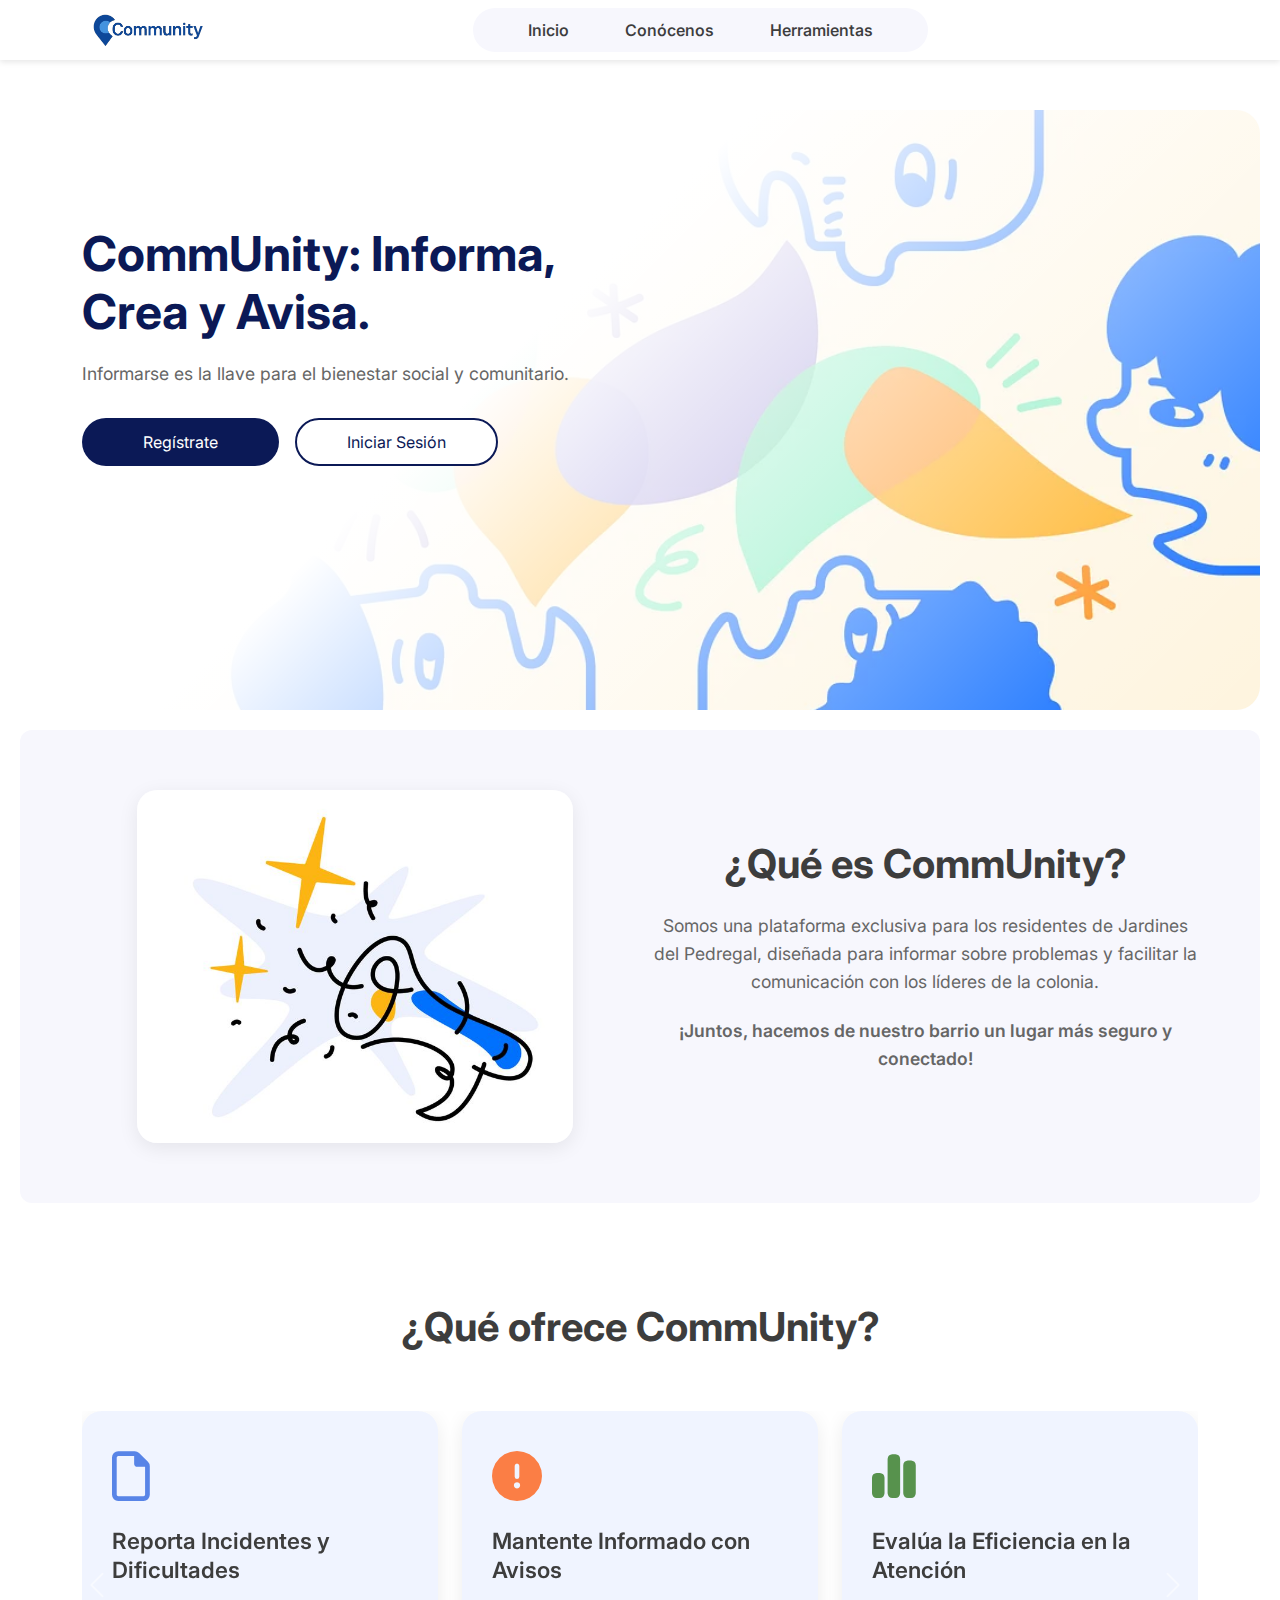
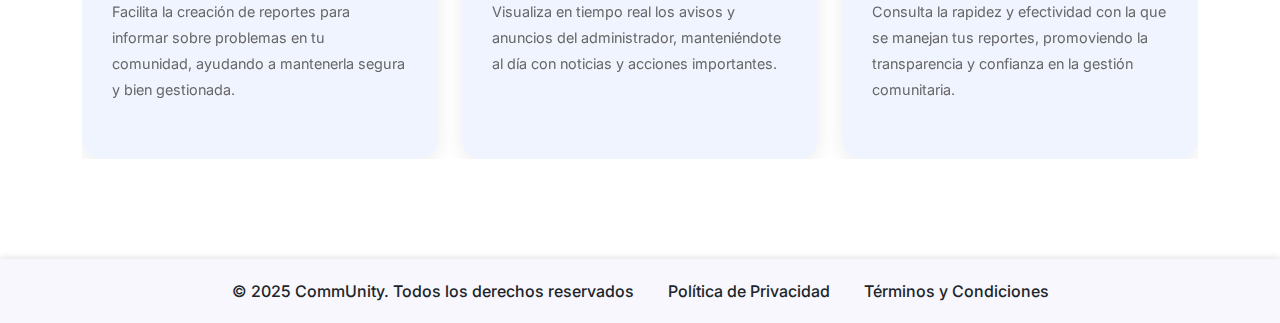
<file: index.html>
<!DOCTYPE html>
<html lang="es">
<head>
    <meta charset="UTF-8">
    <meta name="viewport" content="width=device-width, initial-scale=1.0">
    <title>CommUnity - Informa, Crea y Avisa</title>
    <link href="https://cdn.jsdelivr.net/npm/bootstrap@5.3.0/dist/css/bootstrap.min.css" rel="stylesheet">
    <link rel="stylesheet" href="https://cdnjs.cloudflare.com/ajax/libs/font-awesome/6.7.2/css/all.min.css">
    <link href="https://fonts.googleapis.com/css2?family=Inter:wght@400;500;600;700&display=swap" rel="stylesheet">
    <link rel="stylesheet" href="./src/landing/Style.css">
</head>
<body>
  <div id="preloader" class="preloader">
    <div class="loader"></div>
    <p>Cargando CommUnity...</p>
  </div>
   <script src="/src/Shared/Script/preloader.js"></script>
    <!-- Header -->
    <nav class="navbar navbar-expand-lg navbar-custom">
        <div class="container">
            <a class="navbar-brand me-auto" href="#home"></a>
                <img src="./img/logo_CommUnity.png" alt="CommUnity Logo" class="logo-img">
            </a>
            
            <button class="navbar-toggler" type="button" data-bs-toggle="collapse" data-bs-target="#navbarNav">
                <span class="navbar-toggler-icon"></span>
            </button>
            
            <div class="collapse navbar-collapse justify-content-center" id="navbarNav">
                <ul class="navbar-nav navbar-nav-custom">
                    <li class="nav-item">
                        <a class="nav-link" href="#home">Inicio</a>
                    </li>
                    <li class="nav-item">
                        <a class="nav-link" href="#conocenos">Conócenos</a>
                    </li>
                    <li class="nav-item">
                        <a class="nav-link" href="#herramientas">Herramientas</a>
                    </li>
                </ul>
            </div>
        </div>
    </nav>

    <!-- Hero Section -->
    <section id="home" class="hero-section">
        <div class="container">
            <div class="row align-items-center hero-content">
                <div class="col-lg-6">
                    <h1 class="hero-title">CommUnity: Informa, Crea y Avisa.</h1>
                    <p class="hero-subtitle">Informarse es la llave para el bienestar social y comunitario.</p>
                    <div class="d-flex gap-3 justify-content-center justify-content-lg-start flex-wrap">
                        <button class="btn btn-hero" onclick="window.location.href='src/auth/Register/Registrar.html'">Regístrate</button>
                        <button class="btn btn-inicio" onclick="window.location.href='src/auth/login/Login.html'">Iniciar Sesión</button>
                    </div>
                </div>
            </div>
        </div>
    </section>

    <!-- Features Section -->
    <section id="conocenos" class="features-section">
        <div class="container">
            <div class="row align-items-center">
                <div class="col-lg-6 order-lg-2">
                    <h2 class="features-title">¿Qué es CommUnity?</h2>
                    <p class="features-text">Somos una plataforma exclusiva para los residentes de Jardines del Pedregal, diseñada para informar sobre problemas y facilitar la comunicación con los líderes de la colonia.</p>
                    <p class="features-text fw-semibold">¡Juntos, hacemos de nuestro barrio un lugar más seguro y conectado!</p>
                </div>
                <div class="col-lg-6 order-lg-1 text-center mb-4 mb-lg-0">
                    <img src="./img/img_2.jpg" alt="Ilustración de CommUnity" class="features-img">
                </div>
            </div>
        </div>
    </section>

    <section id="herramientas" class="tools-section">
  <div class="container">
    <h2 class="tools-title text-center">¿Qué ofrece CommUnity?</h2>
    
    <!-- Carrusel de Bootstrap modificado -->
    <div id="communityCarousel" class="carousel slide" data-bs-ride="carousel">
      <div class="carousel-inner">
        
        <!-- Grupo 1: Herramientas para Usuarios (activo por defecto) -->
       <div class="fondo">
            <div class="carousel-item active">
            <div class="row g-4 justify-content-center">
                <!-- Card 1 -->
                <div class="col-lg-4 col-md-6">
                <div class="card tool-card">
                    <div class="card-primary">
                    <i class="fa-regular fa-file tool-icon d-block"></i>
                    <h3>Reporta Incidentes y Dificultades</h3>
                    <p>Facilita la creación de reportes para informar sobre problemas en tu comunidad, ayudando a mantenerla segura y bien gestionada.</p>
                    </div>
                </div>
                </div>
                <!-- Card 2 -->
                <div class="col-lg-4 col-md-6">
                <div class="card tool-card">
                    <div class="card-secundary">
                    <i class="fa-solid fa-circle-exclamation tool-icon d-block"></i>
                    <h3>Mantente Informado con Avisos</h3>
                    <p>Visualiza en tiempo real los avisos y anuncios del administrador, manteniéndote al día con noticias y acciones importantes.</p>
                    </div>
                </div>
     </div>
            <!-- Card 3 -->
            <div class="col-lg-4 col-md-6">
              <div class="card tool-card">
                <div class="card-tertiary">
                  <i class="fa-solid fa-chart-simple tool-icon d-block"></i>
                  <h3>Evalúa la Eficiencia en la Atención</h3>
                  <p>Consulta la rapidez y efectividad con la que se manejan tus reportes, promoviendo la transparencia y confianza en la gestión comunitaria.</p>
                </div>
              </div>
            </div>
          </div>
        </div>
        </div>
        
        <!-- Grupo 2: Herramientas para Administradores -->
        <div class="carousel-item">
          <div class="row g-4 justify-content-center">
            <!-- Card 4 -->
            <div class="col-lg-4 col-md-6">
              <div class="card tool-card">
                <div class="card-primary">
                  <i class="fa-solid fa-list-check tool-icon d-block"></i>
                  <h3>Gestiona Reportes de la Comunidad</h3>
                  <p>Recibe, revisa y da seguimiento a los reportes de incidentes y dificultades, asegurando respuestas rápidas y efectivas.</p>
                </div>
              </div>
            </div>
            <!-- Card 5 -->
            <div class="col-lg-4 col-md-6">
              <div class="card tool-card">
                <div class="card-secundary">
                  <i class="fa-solid fa-bullhorn tool-icon d-block"></i>
                  <h3>Crea y Gestiona Avisospara la comunidad</h3>
                  <p>Publica avisos importantes para mantener a la comunidad informada y promover la participación activa en la colonia.</p>
                </div>
              </div>
            </div>
            <!-- Card 6 -->
            <div class="col-lg-4 col-md-6">
              <div class="card tool-card">
                <div class="card-tertiary">
                  <i class="fa-solid fa-chart-pie tool-icon d-block"></i>
                  <h3>Accede a Estadísticas y Reportes</h3>
                  <p>Visualiza estadísticas de gestión, analiza el rendimiento y descarga informes para rendición de cuentas y transparencia.</p>
                </div>
              </div>
            </div>
          </div>
        </div>
      </div>
      
      <!-- Controles del carrusel -->
      <button class="carousel-control-prev" type="button" data-bs-target="#communityCarousel" data-bs-slide="prev">
        <span class="carousel-control-prev-icon" aria-hidden="true"></span>
        <span class="visually-hidden">Anterior</span>
      </button>
      <button class="carousel-control-next" type="button" data-bs-target="#communityCarousel" data-bs-slide="next">
        <span class="carousel-control-next-icon" aria-hidden="true"></span>
        <span class="visually-hidden">Siguiente</span>
      </button>
    </div>
  </div>
</section>
    <!-- Footer -->
    <footer class="footer-custom"> 
      <a>© 2025 CommUnity. Todos los derechos reservados</a>
      <a> Política de Privacidad </a>
      <a>Términos y Condiciones</a>
    </footer>
    <!-- Bootstrap JS -->
    <script src="https://cdn.jsdelivr.net/npm/bootstrap@5.3.0/dist/js/bootstrap.bundle.min.js"></script>
</body>
</html>
</file>
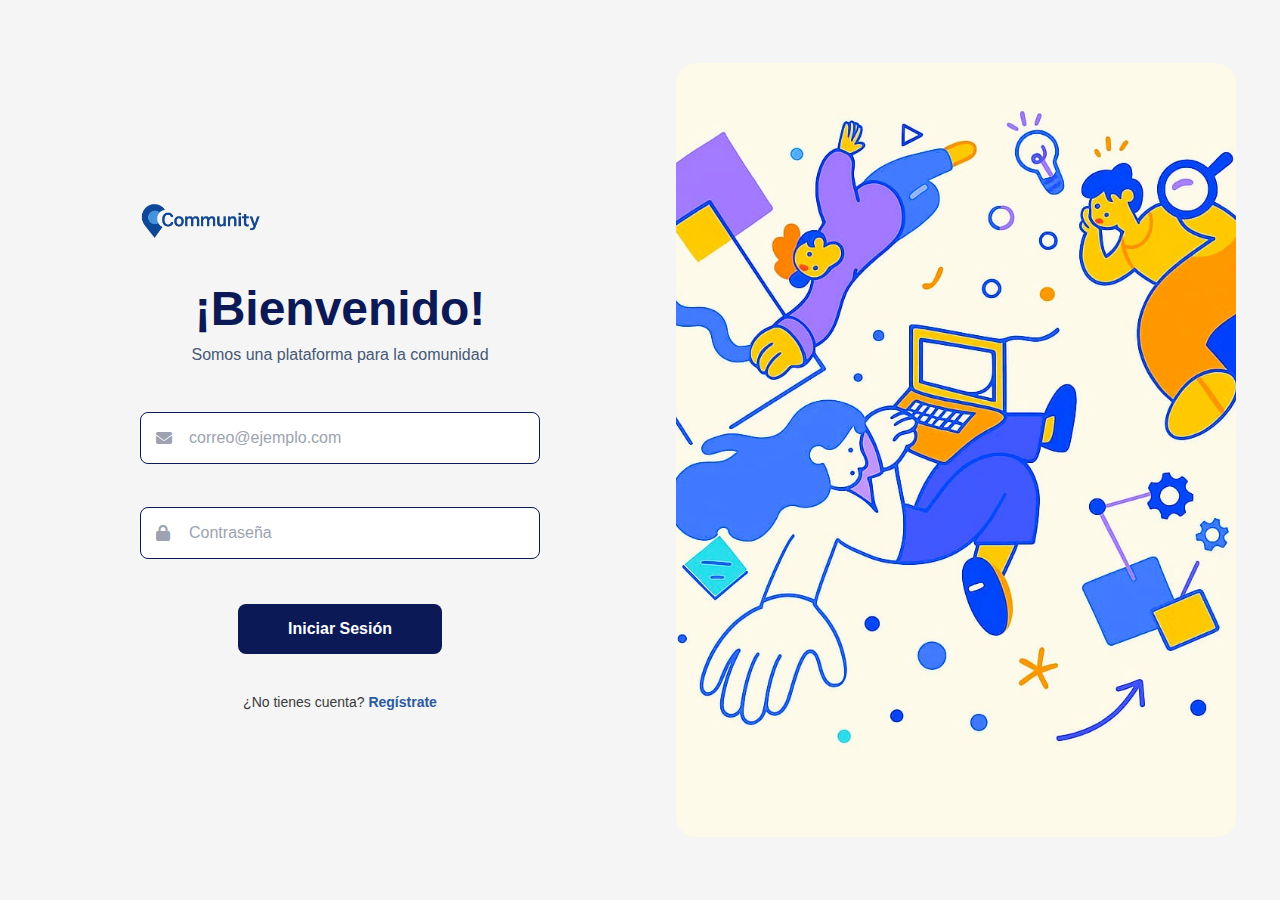
<file: src/auth/login/Login.html>
<!DOCTYPE html>
<html lang="es">
<head>
    <meta charset="UTF-8">
    <meta name="viewport" content="width=device-width, initial-scale=1.0">
    <title>Community Login</title>
    <link rel="stylesheet" href="../login/Login.css">
    <link rel="stylesheet" href="../../Shared/style/Preloader.css">
    <link rel="stylesheet" href="https://cdnjs.cloudflare.com/ajax/libs/font-awesome/6.7.2/css/all.min.css">
</head>
<body>
  <div id="preloader" class="preloader">
        <div class="loader"></div>
        <p>Cargando CommUnity...</p>
  </div>
   <script src="/src/Shared/Script/preloader.js"></script>
    <div class="container">
        <div class="left-section">
            <div class="form-container">
                <!-- Logo -->
                <div class="logo">
                    <img src="../../../img/logo_CommUnity.png" alt="Logo de Community" class="logo-image">
                </div>
                
                <!-- Cabecera -->
                <div class="header">
                    <h1 class="welcome-title">¡Bienvenido!</h1>
                    <p class="welcome-subtitle">Somos una plataforma para la comunidad</p>
                </div>

                <!-- Formulario -->
                <form class="formulario" id="formulario" action="/login" method="POST">
                    <div class="formulario_mensaje" id="formulario_mensaje">
                        <p><i class="fa-solid fa-circle-exclamation"></i> <span id="mensaje_texto">Por favor, verifica tus credenciales.</span></p>
                    </div>
                    <div class="formulario-mensaje-exito" id="formulario_mensaje_exito">
                         <p><i class="fa-solid fa-circle-check"></i> ¡Login exitoso! </p>
                    </div>
            
                    <div class="formulario_grupo" id="group_correo">
                        <div class="formulario_input">
                            <i class="fa-solid fa-envelope"></i>
                            <input type="email" id="correo" name="correo" required placeholder="correo@ejemplo.com">
                        </div>
                        <div class="formulario_validacion-estado" id="correo_estado">
                            <p class="input-error">El correo debe tener @ y terminar en .com</p>
                        </div>
                    </div>
                    
                    <div class="formulario_grupo" id="group_password">
                        <div class="formulario_input">
                            <i class="fa-solid fa-lock"></i>
                            <input type="password" id="contraseña" name="contraseña" required placeholder="Contraseña">
                        </div>
                        <div class="formulario_validacion-estado" id="password_estado">
                            <p class="input-error">La contraseña debe tener al menos 8 caracteres</p>
                        </div>
                    </div>
                    
                    <div class="formulario_grupo">
                        <button type="submit" class="btn-login">Iniciar Sesión</button>
                    </div>
                    
                    <p class="register-text">
                        ¿No tienes cuenta? <a href="Registrar.html" class="register-link">Regístrate</a>
                    </p>
                </form>
            </div>
        </div>
        
        <!-- Sección derecha -->
        <div class="right-section">
            <div class="image-container">
                <img src="../../../img/-secundary.jpg" alt="Ilustración de comunidad" class="main-image">
            </div>
        </div>
    </div>
    <script src="../login/fetchLog.js"></script>
</body>
</html>
</file>
<file: src/landing/Style.css>
/* ===== VARIABLES CSS ===== */
:root {
    --primary-color: #0B1956;
    --secondary-color: #F7F7FD;
    --accent-color: #4a90e2;
    --text-dark: #3D3D3D;
    --text-light: #666;
    --white: #ffffff;
    --boton: #E0E0E0;
    --shadow-light: 0 5px 20px rgba(0, 0, 0, 0.08);
    --shadow-medium: 0 10px 30px rgba(0, 0, 0, 0.12);
    --transition: all 0.3s ease;
}

/* ===== CONFIGURACIÓN GENERAL ===== */
* {
  box-sizing: border-box;
}

body {
  font-family: 'Inter', Arial, Helvetica, sans-serif;
  overflow-x: hidden;
  margin: 0;
  padding: 0;
}

.preloader {
    position: fixed;
    top: 0;
    left: 0;
    width: 100%;
    height: 100%;
    background: #f0f4ff; 
    display: flex;
    flex-direction: column;
    justify-content: center;
    align-items: center;
    z-index: 9999;
    transition: opacity 0.5s ease;
}

.loader {
    border: 5px solid #e0e0e0;
    border-top: 5px solid #4a90e2; 
    border-radius: 50%;
    width: 50px;
    height: 50px;
    animation: spin 1s linear infinite; 
    margin-bottom: 20px;
}

@keyframes spin {
    0% { transform: rotate(0deg); }
    100% { transform: rotate(360deg); }
}

.preloader p {
    font-family: 'Arial', sans-serif;
    color: #333;
    font-size: 1.2rem;
}

/* ===== HEADER PERSONALIZADO ===== */
.navbar-custom {
  background-color: var(--white);
  box-shadow: 0 2px 6px rgba(0, 0, 0, 0.1);
  position: sticky;
}

.logo-img {
  height: 40px;
  margin-left: 10px;
}

.navbar-nav-custom {
  background-color: var(--secondary-color);
  border-radius: 24px;
  padding: 10px 32px; 
  display: flex;
  gap: 10px;
}

.navbar-nav-custom .nav-link {
  color: #3D3D3D !important;
  font-weight: 550;
  padding: 0 32px; 
  margin: 0 15px;  
  transition: color 0.3s ease;
}

.navbar-nav-custom .nav-link:hover {
  color: #0077cc !important;
}

/* ===== SECCIÓN HERO ===== */
.hero-section {
  position: relative;
  background: linear-gradient(135deg, rgb(255, 255, 255) 40%, rgba(230, 233, 237, 0) 100%),
  url('/img/img_1.webp') center/cover no-repeat;
  min-height: 600px;
  border-radius: 24px;
  margin: 20px;
  margin-top: 50px;
  overflow: hidden;
}

.hero-content {
  position: relative;
  z-index: 2;
  padding: 115px 0;
}

.hero-title {
  font-size: 3rem;
  font-weight: 700;
  color: var(--primary-color);
  margin-bottom: 20px;
  line-height: 1.2;
}

.hero-subtitle {
  font-size: 1.1rem;
  color: var(--text-light);
  margin-bottom: 30px;
  line-height: 1.6;
}

/* ===== BOTONES PERSONALIZADOS ===== */
.btn-hero,
.btn-inicio {
  display: flex;
  justify-content: center;
  align-items: center;
  background-color: var(--primary-color);
  color: var(--white);
  border-radius: 24px;
  font-weight: 400;
  transition: var(--transition);
  min-width: 160px;
  height: 48px;
  cursor: pointer;
  text-align: center;
}

.btn-hero {
  background-color: var(--primary-color);
  color: var(--white);
  padding: 12px 60px; /* aumentado el padding lateral */
}

.btn-hero:hover {
  background-color: var(--white);
  color: var(--primary-color);
  border: 2px solid var(--primary-color);
}

.btn-inicio {
  background-color: var(--white);
  color: var(--primary-color);
  border: 2px solid var(--primary-color);
  padding: 12px 50px; 
}

.btn-inicio:hover {
  background-color: var(--accent-color);
  color: var(--white);
}

/* ===== SECCIÓN FEATURES ===== */
.features-section {
  background-color: var(--secondary-color);
  border-radius: 12px;
  margin: 20px;
  padding: 60px 20px;
  min-height: 400px;
}

.features-title {
  font-size: 2.5rem;
  font-weight: 700;
  color: var(--text-dark);
  margin-bottom: 24px;
  line-height: 1.2;
  text-align: center;
  align-items: right;
}

.features-text {
  font-size: 1.1rem;
  line-height: 1.6;
  color: var(--text-light);
  margin-bottom: 20px;
  text-align: center;
  align-items: right;
}

.features-img {
  max-width: 80%;
  height: auto;
  border-radius: 20px;
  box-shadow: var(--shadow-light);
  transition: transform 0.3s ease;
}

.features-img:hover {
  transform: translateY(-5px);
}

/* ===== SECCIÓN TOOLS ===== */
.tools-section {
  padding: 80px 20px;
}

.tools-title {
  font-size: 2.5rem;
  font-weight: 700;
  color: var(--text-dark);
  margin-bottom: 60px;
  line-height: 1.2;
}

.tool-card {
  background: #f0f4ff;
  border-radius: 20px;
  padding: 40px 30px;
  box-shadow: var(--shadow-light);
  transition: transform 0.3s ease, box-shadow 0.3s ease;
  height: 100%;
  border: none;
}

.tool-card:hover {
  transform: translateY(-5px);
  box-shadow: var(--shadow-medium);
}

.tool-icon {
  font-size: 50px;
  margin-bottom: 25px;
  color: var(--accent-color);
}

/* Colores específicos para cada icono */
.card-primary i{
  color: #5884E7;
}

.card-secundary i {
  color: #FB7E45;
}
.card-tertiary i {
  color: #57924d;
}

.tool-card h3 {
  font-size: 1.4rem;
  font-weight: 600;
  color: var(--text-dark);
  margin-bottom: 15px;
  text-align: left;
  line-height: 1.3;
}

.tool-card p {
  font-size: 0.9rem;
  line-height: 1.8;
  color: var(--text-light);
  text-align: left;
  margin-top: 5px;
}

.carousel-control-prev,
.carousel-control-next{
  width: 30px;
  height: 100%;
  font-size: 2rem;
  display: flex;
  align-items: center;
  justify-content: center;
  position: absolute;
  top: 50%;
  right: 10px;
  transform: translateY(-50%);
  border-radius: 50%;
  z-index: 2;
}



/* ===== FOOTER ===== */
.footer-custom {
  background-color: var(--secondary-color);
  box-shadow: 0 -2px 6px rgba(0, 0, 0, 0.1);
  padding: 20px 0;
  margin-top: 20px;
  text-align: center;
}

.footer-custom a {
  color: #0055aa;
  text-decoration: none;
  font-weight: 500;
  margin: 0 15px;
  transition: color 0.3s ease;
}

/* ===== RESPONSIVE DESIGN ===== */
@media (max-width: 768px) {
    .hero-title {
        font-size: 2rem;
    }
    
    .hero-section {
        margin: 10px;
        margin-top: 30px;
    }
    
    .features-section {
        margin: 10px;
        padding: 40px 15px;
    }
    
    .features-title, .tools-title {
        font-size: 2rem;
    }
    
    .navbar-nav-custom {
        margin-top: 10px;
    }
    
    .tools-section {
        padding: 60px 15px;
    }
}

@media (max-width: 576px) {
    .hero-title {
        font-size: 1.8rem;
    }
    
    .hero-subtitle {
        font-size: 1rem;
    }
    
    .btn-hero, .btn-inicio {
        width: 120px;
        height: 44px;
        font-size: 0.9rem;
        padding: 10px 20px;
    }
    
    .features-title, .tools-title {
        font-size: 1.8rem;
    }
    
    .tool-card {
        padding: 30px 20px;
    }
    
    .tool-icon {
        font-size: 40px;
    }
}

/* ===== ANIMACIONES ADICIONALES ===== */
@keyframes fadeInUp {
    from {
        opacity: 0;
        transform: translateY(30px);
    }
    to {
        opacity: 1;
        transform: translateY(0);
    }
}

/* Aplicar animación a elementos cuando se carga la página */
.hero-title, .hero-subtitle {
  animation: fadeInUp 0.6s ease-out;
}

.tool-card {
    animation: fadeInUp 0.8s ease-out;
}

/* ===== UTILIDADES PERSONALIZADAS ===== */
.text-primary-custom {
  color: var(--primary-color) !important;
}

.bg-secondary-custom {
  background-color: var(--secondary-color) !important;
}

.border-radius-custom {
  border-radius: 24px !important;
}

/* ===== MEJORAS DE ACCESIBILIDAD ===== */
.btn-hero:focus,
.btn-inicio:focus {
  outline: 2px solid var(--accent-color);
  outline-offset: 2px;
}

.nav-link:focus {
  outline: 2px solid var(--accent-color);
  outline-offset: 2px;
  border-radius: 4px;
}

/* ===== SMOOTH SCROLLING ===== */
html {
 scroll-behavior: smooth;
}
</file>
<file: src/auth/login/Login.css>
* {
    margin: 0;
    padding: 0;
    box-sizing: border-box;
}

body {
    font-family: 'Inter', Arial, Helvetica, sans-serif;
    background-color: #f5f5f5;
    height: 100vh;
}

.container {
    display: flex;
    height: 100vh;
    width: 100vw;
}

/* Sección izquierda - Formulario */
.left-section {
    flex: 1;
    display: flex;
    align-items: center;
    justify-content: center;
    padding: 40px 60px;
    background-color: #f5f5f5;
}

.form-container {
    width: 100%;
    max-width: 400px;
}

/* Logo */
.logo {
    display: flex;
    align-items: center;
    margin-bottom: 30px;
}

.logo-image {
    width: 120px;
    height: 60px;
    object-fit: contain;
}

/* Header */
.header {
    text-align: center;
    margin-bottom: 30px;
}

.welcome-title {
    font-size: 3rem;
    font-weight: 700;
    color: #0B1956;
    line-height: 1.2;
    margin-bottom: 8px;
}

.welcome-subtitle {
    font-size: 1rem;
    color: #475874;
    font-weight: 400;
}

/* Formulario */
.formulario {
    display: flex;
    flex-direction: column;
    gap: 20px;
    align-items: center;
}

.formulario_grupo {
    position: relative;
    display: flex;
    flex-direction: column;
    align-items: center;
    width: 100%;
}

.formulario_input {
    position: relative;
    width: 100%;
    display: flex;
    align-items: center;
    justify-content: center;
    margin-top: 10px;
}

.formulario_input i {
    position: absolute;
    left: 16px;
    color: #9ca3af;
    font-size: 16px;
    z-index: 1;
    margin-top: 9px;
}

.formulario_grupo input {
    width: 400px;
    max-width: 100%;
    padding: 16px 16px 16px 48px;
    border: 1px solid #0B1956;
    border-radius: 8px;
    font-size: 16px;
    background-color: white;
    transition: all 0.3s ease;
    outline: none;
    margin-top: 8px;
}

.formulario_grupo input:focus {
    border-color: #2c5aa0;
    box-shadow: 0 0 0 4px rgba(44, 90, 160, 0.1);
}

.formulario_grupo input::placeholder {
    color: #9ca3af;
}

/* Estados de validación */
.formulario_grupo-correcto input {
    border-color: #22c55e;
}

.formulario_grupo-incorrecto input {
    border-color: #ef4444;
}

.formulario_validacion-estado {
    margin-top: 5px;
    width: 400px;
    max-width: 100%;
    text-align: left;
}

.formulario_validacion-estado .input-error {
    color: #ef4444;
    font-size: 12px;
    margin: 0;
    display: none;
}

.formulario_grupo-incorrecto .formulario_validacion-estado .input-error {
    display: block;
}

/* Botón */
.btn-login {
    background-color: #0B1956;
    color: white;
    padding: 16px 50px;
    border: none;
    border-radius: 8px;
    font-size: 16px;
    font-weight: 600;
    cursor: pointer;
    transition: all 0.3s ease;
    margin-top: 20px;
}

.btn-login:hover {
    background-color: #5884E7;
    transform: translateY(-1px);
}

/* Enlaces */
.register-text {
    color: #3B3B3B;
    font-size: 0.875rem;
    text-align: center;
    margin-top: 20px;
}

.register-link {
    color: #2c5aa0;
    text-decoration: none;
    font-weight: 600;
    transition: color 0.3s ease;
}

.register-link:hover {
    color: #1e3a8a;
}

/* Mensajes de formulario */
.formulario_mensaje {
    background-color: #fef2f2;
    color: #dc2626;
    padding: 12px 16px;
    border-radius: 8px;
    margin-bottom: 20px;
    display: none;
    width: 400px;
    max-width: 100%;
}

.formulario_mensaje-activo {
    display: block;
    animation: fadeIn 0.5s ease-in-out;
}

.formulario_mensaje p {
    margin: 0;
    font-size: 14px;
    display: flex;
    align-items: center;
    gap: 8px;
}

.formulario-mensaje-exito {
    background-color: #f0fdf4;
    color: #16a34a;
    padding: 12px 16px;
    border-radius: 8px;

    margin-top: 15px;
    display: none;
    width: 400px;
    max-width: 100%;
}

.formulario-mensaje-exito-activo {
    display: block;
    animation: fadeIn 0.5s ease-in-out;
}

.formulario-mensaje-exito p {
    margin: 0;
    font-size: 14px;
    display: flex;
    align-items: center;
    gap: 8px;
}

/* Sección derecha - Imagen */
.right-section {
    flex: 1;
    display: flex;
    align-items: center;
    justify-content: center;
    padding: 20px;
}

.image-container {
    width: 100%;
    height: 90%;
    display: flex;
    align-items: center;
    justify-content: center;
}

.main-image {
    width: 100%;
    height: 100%;
    object-fit: cover;
    border-radius: 20px;
    margin-right: 3rem;
}

/* Animaciones */
@keyframes fadeIn {
    from {
        opacity: 0;
        transform: translateY(-10px);
    }
    to {
        opacity: 1;
        transform: translateY(0);
    }
}

/* Responsive Design */
@media (max-width: 991.98px) {
    .welcome-title {
        font-size: 2.5rem;
    }
    
    .container {
        flex-direction: column-reverse;
    }
    
    .right-section {
        height: 300px;
    }
    
    .left-section {
        padding: 20px 30px;
    }
}

@media (max-width: 767.98px) {
    .welcome-title {
        font-size: 2rem;
    }
    
    .right-section {
        height: 250px;
    }
    
    .btn-login {
        padding: 14px 28px;
    }
    
    .formulario_grupo input,
    .formulario_validacion-estado,
    .formulario_mensaje,
    .formulario-mensaje-exito {
        width: 100%;
        max-width: 350px;
    }
}

@media (max-width: 575.98px) {
    .welcome-title {
        font-size: 1.75rem;
    }
    
    .left-section {
        padding: 20px;
    }
    
    .formulario_grupo input {
        padding: 14px 14px 14px 44px;
    }
    
    .formulario_grupo input,
    .formulario_validacion-estado,
    .formulario_mensaje,
    .formulario-mensaje-exito {
        width: 100%;
        max-width: 300px;
    }
}
</file>
<file: src/Shared/style/Preloader.css>
.preloader {
    position: fixed;
    top: 0;
    left: 0;
    width: 100%;
    height: 100%;
    background: #f0f4ff; 
    display: flex;
    flex-direction: column;
    justify-content: center;
    align-items: center;
    z-index: 9999;
    transition: opacity 0.5s ease;
}

.loader {
    border: 5px solid #e0e0e0;
    border-top: 5px solid #4a90e2; 
    border-radius: 50%;
    width: 50px;
    height: 50px;
    animation: spin 1s linear infinite; 
    margin-bottom: 20px;
}

@keyframes spin {
    0% { transform: rotate(0deg); }
    100% { transform: rotate(360deg); }
}

.preloader p {
    font-family: 'Arial', sans-serif;
    color: #333;
    font-size: 1.2rem;
}
</file>
